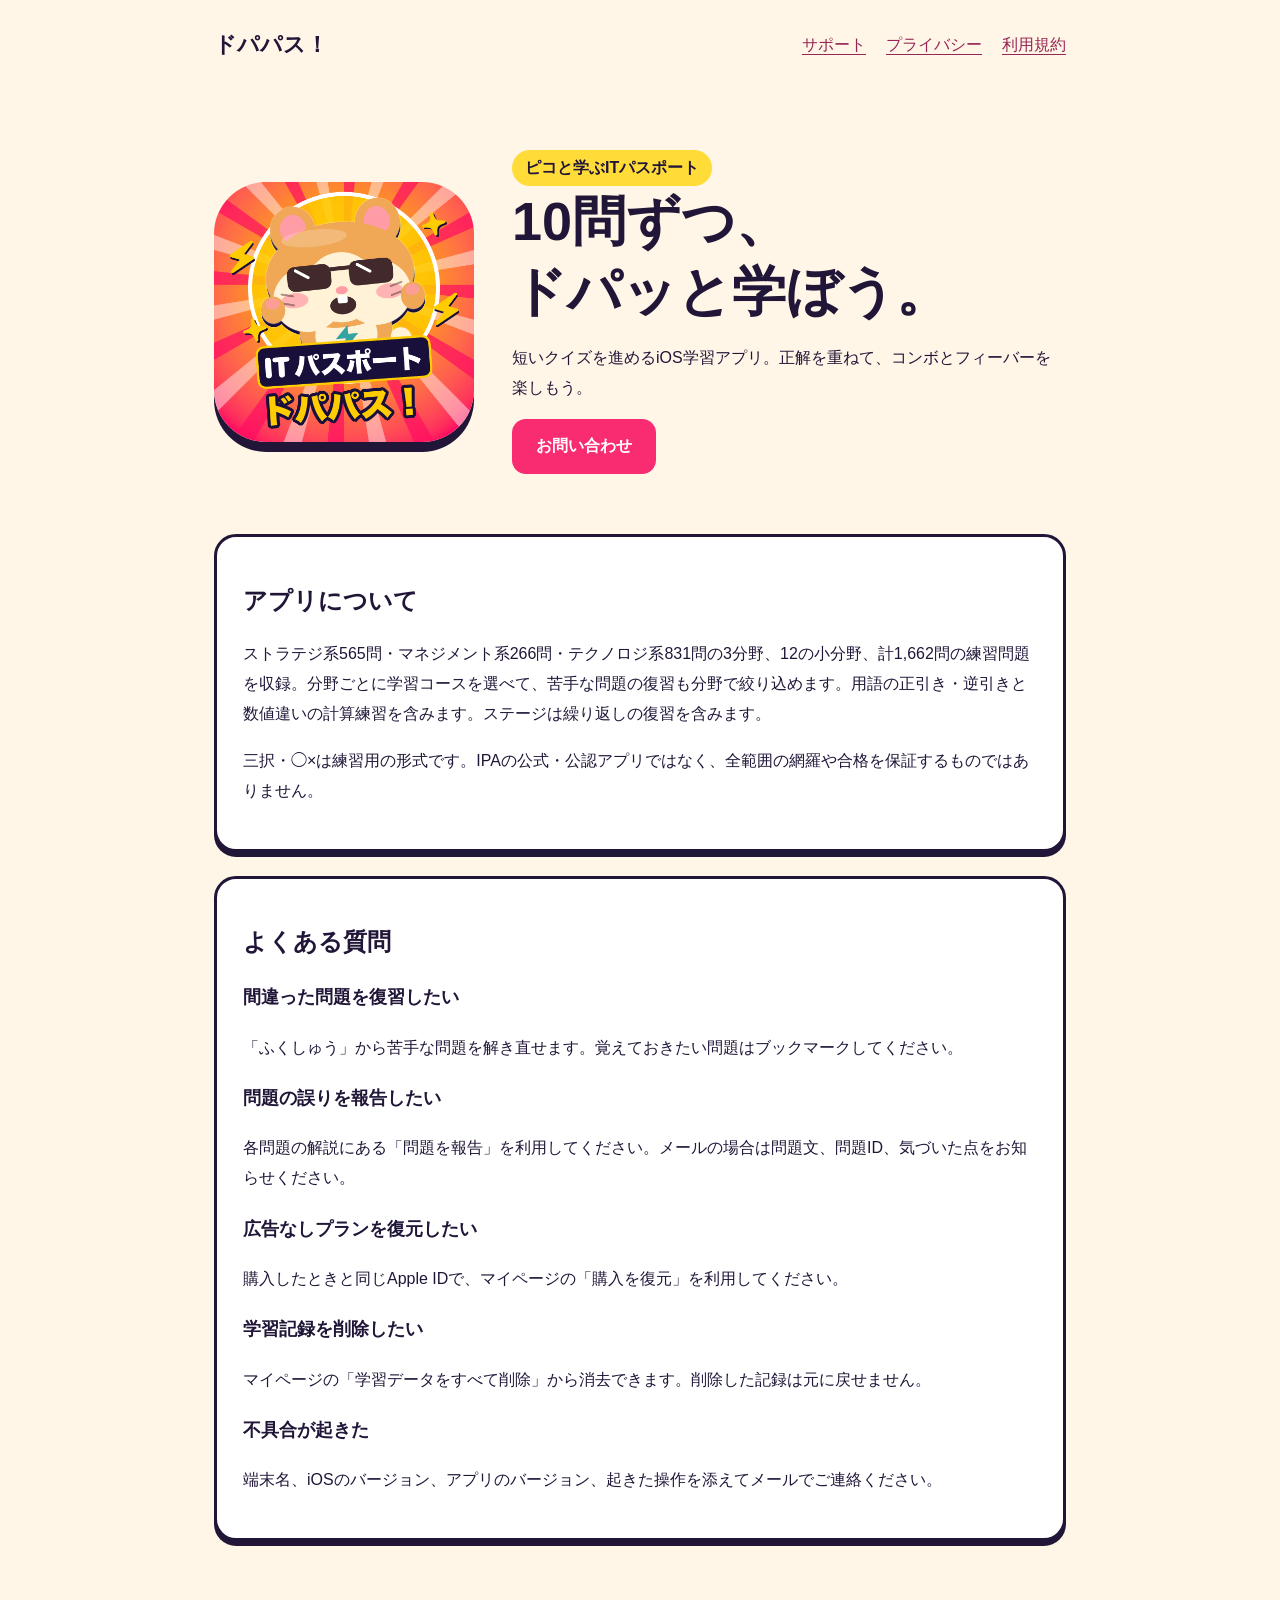
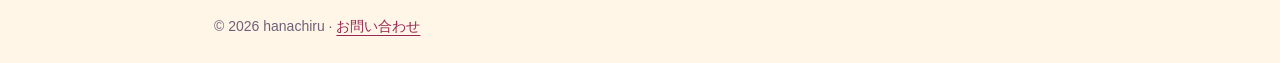
<file: index.html>
<!doctype html><html lang="ja"><head><meta charset="utf-8"><meta name="viewport" content="width=device-width, initial-scale=1"><title>サポート | ドパパス！</title><meta name="description" content="ハムスターのピコと学ぶITパスポート学習アプリのサポートサイト"><link rel="icon" href="assets/icon.png"><link rel="stylesheet" href="style.css"></head><body><header><a class="brand" href="index.html">ドパパス！</a><nav aria-label="サイトメニュー"><a href="index.html">サポート</a><a href="privacy.html">プライバシー</a><a href="terms.html">利用規約</a></nav></header><main><section class="hero"><img src="assets/icon.png" alt="ハムスターのピコのドパパス！アイコン" width="260" height="260"><div><span class="badge">ピコと学ぶITパスポート</span><h1>10問ずつ、<br>ドパッと学ぼう。</h1><p>短いクイズを進めるiOS学習アプリ。正解を重ねて、コンボとフィーバーを楽しもう。</p><a class="button" href="mailto:hanachiru.apps@gmail.com?subject=ドパパスのお問い合わせ">お問い合わせ</a></div></section><section class="card"><h2>アプリについて</h2><p>ストラテジ系565問・マネジメント系266問・テクノロジ系831問の3分野、12の小分野、計1,662問の練習問題を収録。分野ごとに学習コースを選べて、苦手な問題の復習も分野で絞り込めます。用語の正引き・逆引きと数値違いの計算練習を含みます。ステージは繰り返しの復習を含みます。</p><p>三択・◯×は練習用の形式です。IPAの公式・公認アプリではなく、全範囲の網羅や合格を保証するものではありません。</p></section><section class="card"><h2>よくある質問</h2><h3>間違った問題を復習したい</h3><p>「ふくしゅう」から苦手な問題を解き直せます。覚えておきたい問題はブックマークしてください。</p><h3>問題の誤りを報告したい</h3><p>各問題の解説にある「問題を報告」を利用してください。メールの場合は問題文、問題ID、気づいた点をお知らせください。</p><h3>広告なしプランを復元したい</h3><p>購入したときと同じApple IDで、マイページの「購入を復元」を利用してください。</p><h3>学習記録を削除したい</h3><p>マイページの「学習データをすべて削除」から消去できます。削除した記録は元に戻せません。</p><h3>不具合が起きた</h3><p>端末名、iOSのバージョン、アプリのバージョン、起きた操作を添えてメールでご連絡ください。</p></section></main><footer>© 2026 hanachiru · <a href="mailto:hanachiru.apps@gmail.com">お問い合わせ</a></footer></body></html>
</file>
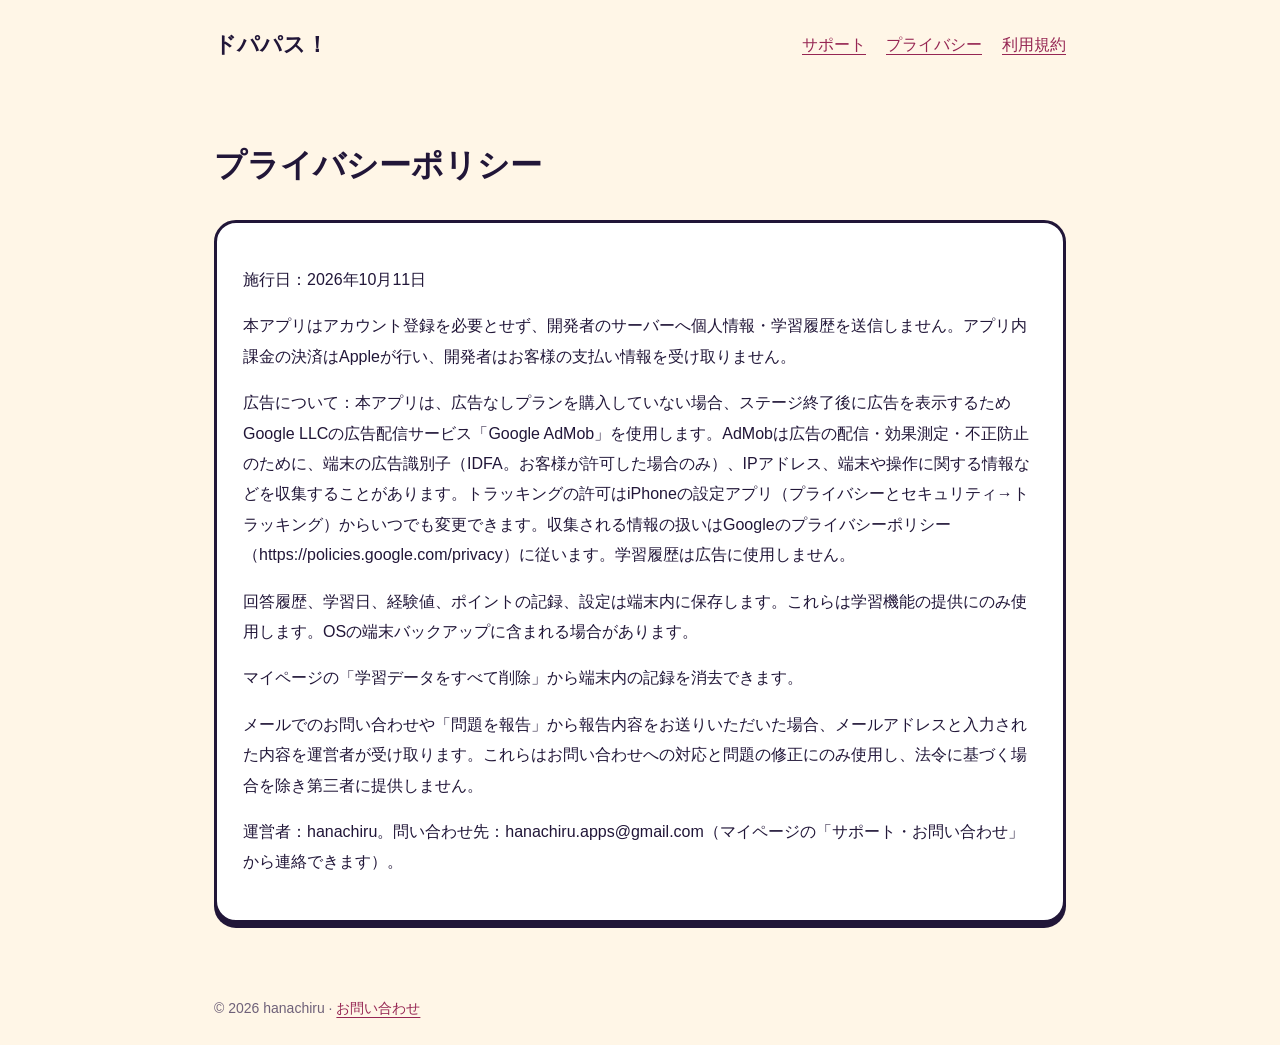
<file: privacy.html>
<!doctype html><html lang="ja"><head><meta charset="utf-8"><meta name="viewport" content="width=device-width, initial-scale=1"><title>プライバシーポリシー | ドパパス！</title><meta name="description" content="ハムスターのピコと学ぶITパスポート学習アプリのサポートサイト"><link rel="icon" href="assets/icon.png"><link rel="stylesheet" href="style.css"></head><body><header><a class="brand" href="index.html">ドパパス！</a><nav aria-label="サイトメニュー"><a href="index.html">サポート</a><a href="privacy.html">プライバシー</a><a href="terms.html">利用規約</a></nav></header><main><h1>プライバシーポリシー</h1><article class="card"><p>施行日：2026年10月11日</p><p>本アプリはアカウント登録を必要とせず、開発者のサーバーへ個人情報・学習履歴を送信しません。アプリ内課金の決済はAppleが行い、開発者はお客様の支払い情報を受け取りません。</p><p>広告について：本アプリは、広告なしプランを購入していない場合、ステージ終了後に広告を表示するためGoogle LLCの広告配信サービス「Google AdMob」を使用します。AdMobは広告の配信・効果測定・不正防止のために、端末の広告識別子（IDFA。お客様が許可した場合のみ）、IPアドレス、端末や操作に関する情報などを収集することがあります。トラッキングの許可はiPhoneの設定アプリ（プライバシーとセキュリティ→トラッキング）からいつでも変更できます。収集される情報の扱いはGoogleのプライバシーポリシー（https://policies.google.com/privacy）に従います。学習履歴は広告に使用しません。</p><p>回答履歴、学習日、経験値、ポイントの記録、設定は端末内に保存します。これらは学習機能の提供にのみ使用します。OSの端末バックアップに含まれる場合があります。</p><p>マイページの「学習データをすべて削除」から端末内の記録を消去できます。</p><p>メールでのお問い合わせや「問題を報告」から報告内容をお送りいただいた場合、メールアドレスと入力された内容を運営者が受け取ります。これらはお問い合わせへの対応と問題の修正にのみ使用し、法令に基づく場合を除き第三者に提供しません。</p><p>運営者：hanachiru。問い合わせ先：hanachiru.apps@gmail.com（マイページの「サポート・お問い合わせ」から連絡できます）。</p></article></main><footer>© 2026 hanachiru · <a href="mailto:hanachiru.apps@gmail.com">お問い合わせ</a></footer></body></html>
</file>
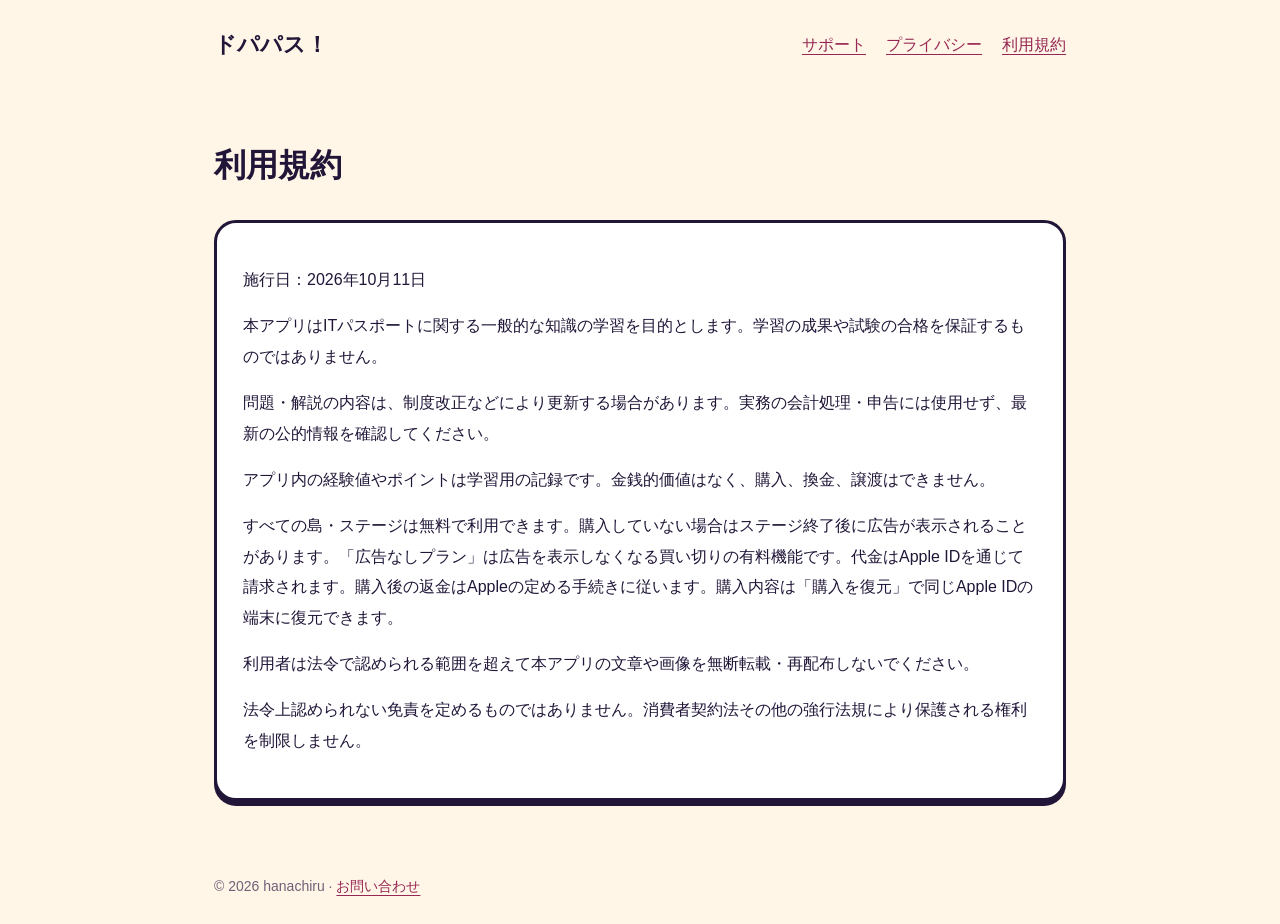
<file: terms.html>
<!doctype html><html lang="ja"><head><meta charset="utf-8"><meta name="viewport" content="width=device-width, initial-scale=1"><title>利用規約 | ドパパス！</title><meta name="description" content="ハムスターのピコと学ぶITパスポート学習アプリのサポートサイト"><link rel="icon" href="assets/icon.png"><link rel="stylesheet" href="style.css"></head><body><header><a class="brand" href="index.html">ドパパス！</a><nav aria-label="サイトメニュー"><a href="index.html">サポート</a><a href="privacy.html">プライバシー</a><a href="terms.html">利用規約</a></nav></header><main><h1>利用規約</h1><article class="card"><p>施行日：2026年10月11日</p><p>本アプリはITパスポートに関する一般的な知識の学習を目的とします。学習の成果や試験の合格を保証するものではありません。</p><p>問題・解説の内容は、制度改正などにより更新する場合があります。実務の会計処理・申告には使用せず、最新の公的情報を確認してください。</p><p>アプリ内の経験値やポイントは学習用の記録です。金銭的価値はなく、購入、換金、譲渡はできません。</p><p>すべての島・ステージは無料で利用できます。購入していない場合はステージ終了後に広告が表示されることがあります。「広告なしプラン」は広告を表示しなくなる買い切りの有料機能です。代金はApple IDを通じて請求されます。購入後の返金はAppleの定める手続きに従います。購入内容は「購入を復元」で同じApple IDの端末に復元できます。</p><p>利用者は法令で認められる範囲を超えて本アプリの文章や画像を無断転載・再配布しないでください。</p><p>法令上認められない免責を定めるものではありません。消費者契約法その他の強行法規により保護される権利を制限しません。</p></article></main><footer>© 2026 hanachiru · <a href="mailto:hanachiru.apps@gmail.com">お問い合わせ</a></footer></body></html>
</file>
<file: style.css>
*{box-sizing:border-box}body{margin:0;color:#211638;background:#fff6e7;font-family:-apple-system,BlinkMacSystemFont,"Hiragino Sans",sans-serif;line-height:1.9}header,main,footer{max-width:900px;margin:auto;padding:24px}header{display:flex;align-items:center;justify-content:space-between;gap:20px;flex-wrap:wrap}a{color:#962653;text-underline-offset:4px}nav{display:flex;gap:20px;flex-wrap:wrap}.brand{font-weight:900;font-size:22px;text-decoration:none;color:#211638}.hero{display:flex;gap:38px;align-items:center;padding:36px 0}.hero img{width:260px;height:260px;border-radius:52px;box-shadow:0 10px 0 #211638}.hero h1{font-size:clamp(32px,6vw,54px);line-height:1.3;margin:0 0 16px}.badge{display:inline-block;background:#ffdc38;padding:3px 13px;border-radius:30px;font-weight:700}.card{background:white;border:3px solid #211638;border-radius:22px;padding:26px;margin:24px 0;box-shadow:0 5px 0 #211638}h2{font-size:24px;line-height:1.5}h3{font-size:18px}p,li{overflow-wrap:anywhere}.button{display:inline-block;border-radius:14px;background:#f92c72;color:white;text-decoration:none;padding:12px 24px;font-weight:800}footer{color:#6f6179;font-size:14px}a:focus-visible{outline:3px solid #e82d73;outline-offset:5px}@media(max-width:650px){.hero{flex-direction:column;align-items:flex-start;gap:30px}.hero img{width:180px;height:180px;border-radius:36px}header,main,footer{padding:20px}.card{padding:20px}}
</file>
